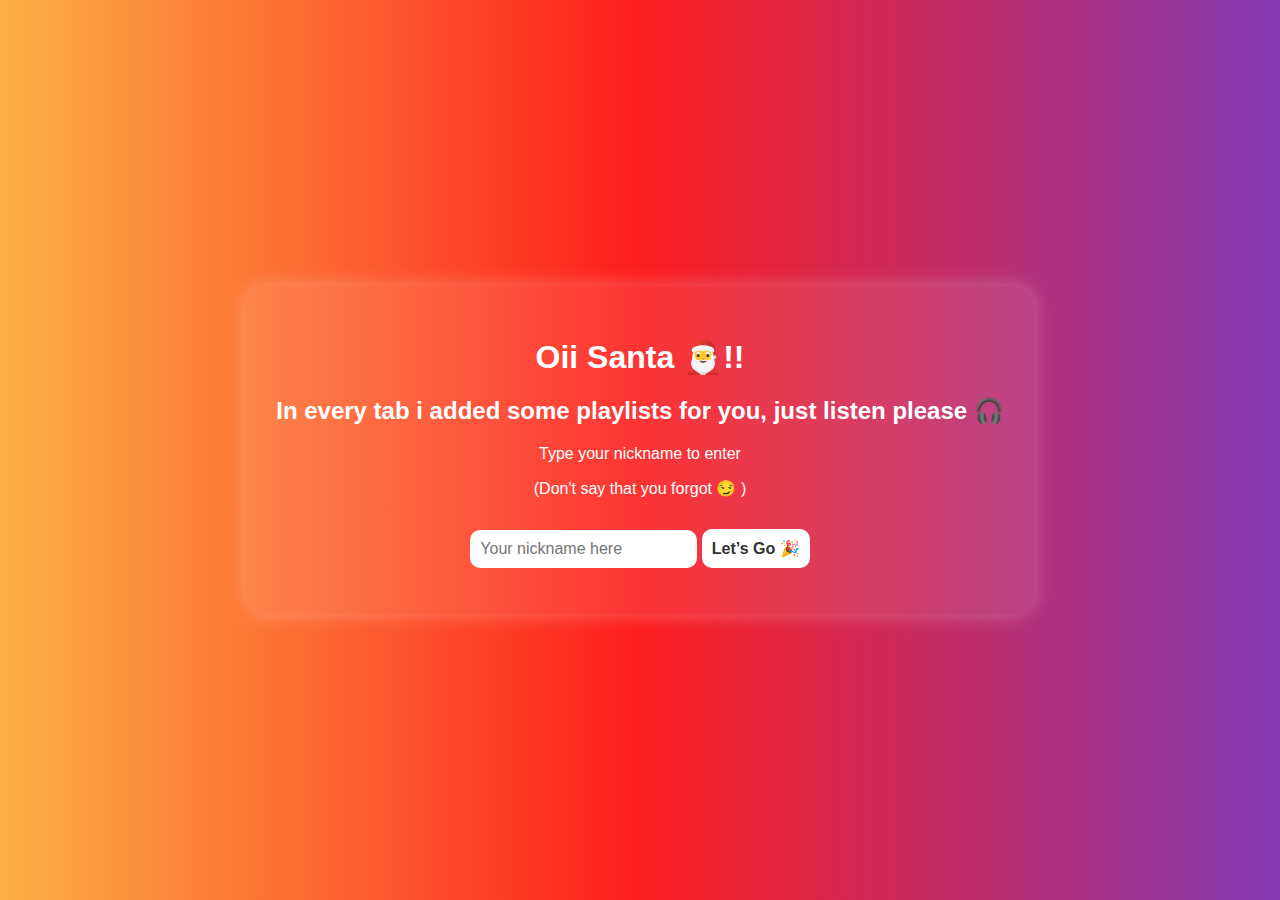
<file: index.html>
<!DOCTYPE html>
<html lang="en">
<head>
  <meta charset="UTF-8">
  <title>Hey Santa💖</title>
  <link rel="stylesheet" href="style.css">
</head>
<body class="home-page">
    <div class="container">
      <h1>Oii Santa 🎅!!</h1> <!-- 🎅 Emoji added here -->
      <h2>In every tab i added some playlists for you, just listen please 🎧 </h2>
      <p>Type your nickname to enter</p>
      <p>(Don't say that you forgot 😏 )</p>
      <input type="text" id="nickname" placeholder="Your nickname here">
      <button onclick="checkName()">Let’s Go 🎉</button>
      <p id="error" class="error-msg"></p>
    </div>
  
    <script src="script.js"></script>

    <audio id="bg-music" loop>
      <source src="dynamite.m4a" type="audio/mp4">
      Your browser does not support the audio element.
    </audio>
    
    <script src="bg-music.js" defer></script>
    
    
  </body>
  
</html>
</file>
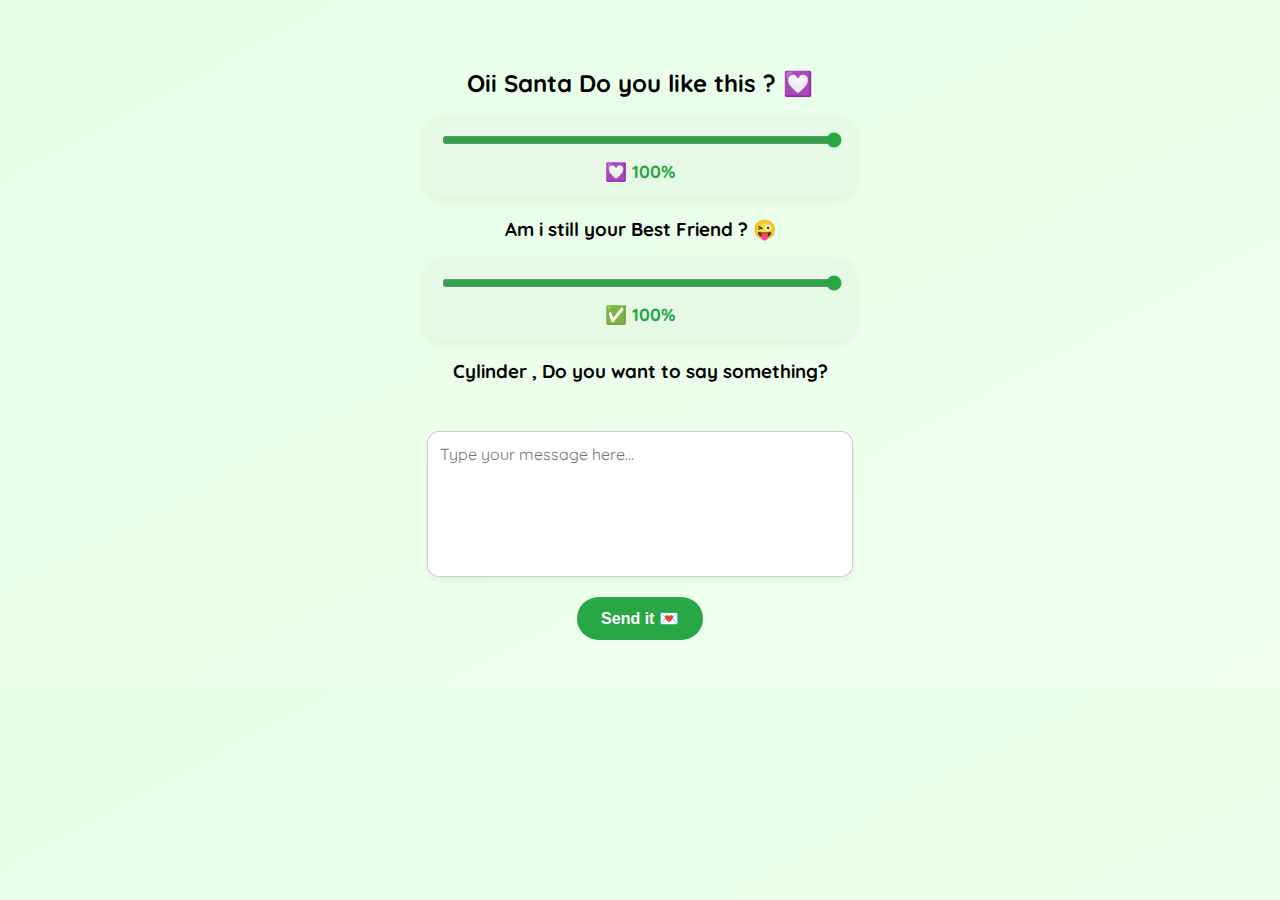
<file: feedback.html>
<!DOCTYPE html>
<html lang="en">
<head>
  <meta charset="UTF-8" />
  <meta name="viewport" content="width=device-width, initial-scale=1.0"/>
  <title>Santa's Feedback 💌</title>
  <link href="https://fonts.googleapis.com/css2?family=Quicksand:wght@500;700&display=swap" rel="stylesheet"/>
  <style>
  body {
  font-family: 'Quicksand', sans-serif;
  background: linear-gradient(to bottom right, #e6ffe6, #f0fff0); /* soft green background */
  margin: 0;
  padding: 0;
  color: #000000; /* BLACK font color */
  text-align: center;
}

section {
  padding: 3rem 1rem;
}

h2, h3 {
  margin-bottom: 1rem;
  color: #000000; /* headings in black */
}

.slider-label {
  margin-top: 1rem;
  font-weight: bold;
  color: #000000;
}

.slider-container {
  margin: 1rem auto;
  width: 90%;
  max-width: 400px;
  background: #e6f9e6;
  padding: 1rem;
  border-radius: 20px;
  box-shadow: 0 4px 8px rgba(0,0,0,0.05);
}

input[type=range] {
  width: 100%;
  accent-color: #28a745; /* green sliders */
}

.output {
  font-size: 1.1rem;
  font-weight: bold;
  margin-top: 0.5rem;
  color: #28a745; /* keep value highlight green */
}

textarea {
  width: 90%;
  max-width: 400px;
  height: 120px;
  padding: 12px;
  border-radius: 12px;
  border: 1px solid #ccc;
  resize: none;
  font-family: inherit;
  font-size: 1rem;
  box-shadow: 0 4px 6px rgba(0,0,0,0.05);
  margin-top: 2rem;
  color: #000000; /* text area text in black */
}

button {
  margin-top: 1rem;
  padding: 12px 24px;
  border: none;
  border-radius: 30px;
  background-color: #28a745; /* green button */
  color: white;
  font-weight: bold;
  font-size: 1rem;
  cursor: pointer;
  transition: background-color 0.3s ease;
}

button:hover {
  background-color: #1e7e34;
}

@media screen and (max-width: 600px) {
  h2, h3 {
    font-size: 1.2rem;
  }

  button {
    font-size: 0.95rem;
  }
}

  </style>
</head>
<body>
  <section id="feedback">
    <form action="https://formspree.io/f/mzzgbvvb" method="POST">
      <h2>Oii Santa Do you like this ? 💟</h2>
      <div class="slider-container">
        <input type="range" min="0" max="100" value="100" name="love_rating" id="loveSlider" oninput="loveValue.innerText = this.value + '%'">
        <div class="output">💟 <span id="loveValue">100%</span></div>
      </div>

      <h3>Am i still your Best Friend ? 😜</h3>
      <div class="slider-container">
        <input type="range" min="0" max="100" value="100" name="like_rating" id="likeSlider" oninput="likeValue.innerText = this.value + '%'">
        <div class="output">✅ <span id="likeValue">100%</span></div>
      </div>

      <h3> Cylinder , Do you want to say something?</h3>
      <textarea name="message" placeholder="Type your message here..." required></textarea><br>
      <button type="submit">Send it 💌</button>
    </form>
  </section>

  <script>
    // Default values shown when sliders load
    document.getElementById('loveValue').innerText = document.getElementById('loveSlider').value + '%';
    document.getElementById('likeValue').innerText = document.getElementById('likeSlider').value + '%';
  </script>

  
<audio id="bg-music" loop>
  <source src="perfect.m4a" type="audio/mp4">
  Your browser does not support the audio element.
</audio>

<script src="bg-music.js" defer></script>
</body>
</html>
</file>
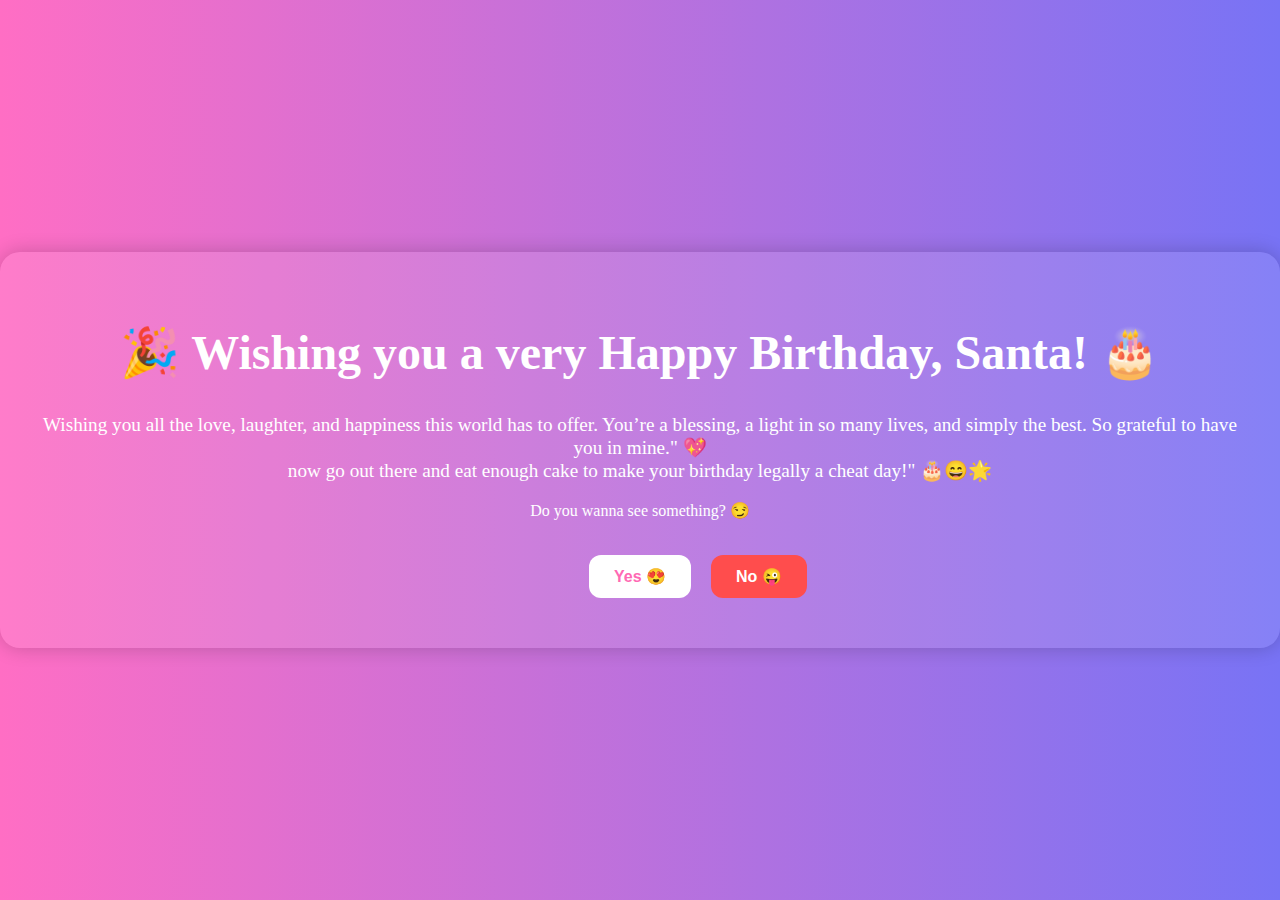
<file: page2.html>
<!DOCTYPE html>
<html lang="en">
<head>
  <meta charset="UTF-8">
  <title>Happy Birthday Santa 🎅</title>
  <link rel="stylesheet" href="style.css">
</head>
<body class="birthday-page">
  <div class="wish-container">
    <h1 class="animated-text">🎉 Wishing you a very Happy Birthday, Santa! 🎂</h1>
    <p class="blessings">
      Wishing you all the love, laughter, and happiness this world has to offer. You’re a blessing, a light in so many lives, and simply the best. So grateful to have you in mine." 💖<br>
      now go out there and eat enough cake to make your birthday legally a cheat day!" 🎂😄🌟
    </p>
    <p class="question">Do you wanna see something? 😏</p>
    <div class="btn-group">
      <button id="yesBtn" onclick="goToPhotos()">Yes 😍</button>
      <button id="noBtn" onmouseover="moveNoBtn()">No 😜</button>
    </div>
  </div>

  <script src="script.js"></script>

  <audio id="bg-music" loop>
    <source src="birthday.m4a" type="audio/mp4">
    Your browser does not support the audio element.
  </audio>
  
  <script src="bg-music.js" defer></script>
  
</body>
</html>
</file>
<file: style.css>
/* --- GLOBAL PAGE STYLES --- */
body.home-page {
  background: linear-gradient(to right, #fcb045, #fd1d1d, #833ab4);
  font-family: 'Comic Sans MS', cursive, sans-serif;
  color: white;
  display: flex;
  justify-content: center;
  align-items: center;
  height: 100vh;
  margin: 0;
  overflow: hidden;
}

.container {
  text-align: center;
  background: rgba(255, 255, 255, 0.1);
  padding: 30px;
  border-radius: 20px;
  box-shadow: 0 0 20px rgba(255,255,255,0.3);
}

input, button {
  padding: 10px;
  font-size: 16px;
  border-radius: 10px;
  border: none;
  margin-top: 10px;
}

button {
  margin-top: 15px;
  cursor: pointer;
  background: #fff;
  color: #333;
  font-weight: bold;
  transition: 0.3s;
}

button:hover {
  transform: scale(1.1);
  background-color: #ffd6e8;
}

.error-msg {
  color: #ffcccc;
  font-weight: bold;
  margin-top: 10px;
}

/* --- BIRTHDAY PAGE --- */
body.birthday-page {
  background: linear-gradient(to right, #ff6ec4, #7873f5);
  color: #fff;
  font-family: 'Comic Sans MS', cursive;
  display: flex;
  justify-content: center;
  align-items: center;
  height: 100vh;
  text-align: center;
  overflow: hidden;
}

.wish-container {
  background-color: rgba(255, 255, 255, 0.1);
  padding: 40px;
  border-radius: 20px;
  box-shadow: 0 0 20px rgba(0,0,0,0.2);
}

.animated-text {
  font-size: 3em;
  animation: pulse 1.5s infinite;
}

@keyframes pulse {
  0% { transform: scale(1); color: #fff; }
  50% { transform: scale(1.05); color: #ffe6f7; }
  100% { transform: scale(1); color: #fff; }
}

.blessings {
  font-size: 1.2em;
  margin-top: 15px;
}

.btn-group {
  margin-top: 25px;
}

.btn-group button {
  padding: 12px 25px;
  margin: 10px;
  font-size: 16px;
  border-radius: 12px;
  border: none;
  cursor: pointer;
  font-weight: bold;
  transition: 0.3s;
}

#yesBtn {
  background-color: #fff;
  color: #ff69b4;
}

#noBtn {
  background-color: #ff4d4d;
  color: white;
  position: absolute;
}

/* --- GALLERY PAGE --- */
.carousel-wrapper {
  background: linear-gradient(180deg, #fff5fa, #fff0f5);
  padding: 30px 20px;
  border-radius: 25px;
  box-shadow: 0 10px 50px rgba(0, 0, 0, 0.1);
  max-width: 880px;
  width: 95%;
  position: relative;
  display: flex;
  align-items: center;
  justify-content: center;
}

.heading-page {
  height: 100vh;
  display: flex;
  justify-content: center;
  align-items: center;
  background: linear-gradient(to bottom right, #fff1f9, #ffe6eb, #fbeeff);
  flex-direction: column;
  text-align: center;
}

.heading-content {
  display: flex;
  flex-direction: column;
  align-items: center;
}

.gallery-heading {
  font-size: 3rem;
  color: #ff69b4;
  font-family: 'Comic Sans MS', cursive;
  text-shadow: 2px 2px 5px rgba(0, 0, 0, 0.1);
  margin: 0;
  animation: popUp 1.5s ease-out;
}

.scroll-hint {
  margin-top: 20px;
  font-size: 1.3rem;
  color: #ff69b4;
  animation: bounce 1.8s infinite;
  font-weight: bold;
}

@keyframes bounce {
  0%, 100% { transform: translateY(0); }
  50%      { transform: translateY(8px); }
}



body {
  margin: 0;
  padding: 0;
  font-family: 'Comic Sans MS', cursive;
  background: linear-gradient(to bottom right, #fff1f9, #ffe6eb, #fbeeff);
  background-attachment: fixed;
  background-repeat: no-repeat;
  background-size: cover;
  overflow-x: hidden;
  min-height: 100vh;
  display: flex;
  flex-direction: column;
}

.carousel-container {
  perspective: 1200px;
  width: 100%;
  flex: 1;
  padding: 60px 0 0;
  display: flex;
  justify-content: center;
  align-items: center;
  position: relative;
  box-sizing: border-box;
  overflow-x: hidden;
}



.carousel-wrapper {
  background: #ffffff;
  padding: 30px 20px;
  border-radius: 25px;
  box-shadow: 0 20px 60px rgba(0, 0, 0, 0.1);
  max-width: 800px;
  width: 100%;
  position: relative;
}

.button-wrapper {
  width: 100%;
  text-align: center;
  padding: 40px 0 60px;
  background: linear-gradient(to top, #fff0f8, transparent);
}





.carousel {
  width: 100%;
  height: 400px;
  position: relative;
  transform-style: preserve-3d;
  transition: transform 1.2s ease;
}

.carousel-container::before {
  content: "";
  position: absolute;
  top: 0;
  left: 50%;
  transform: translateX(-50%);
  width: 90%;
  height: 100%;
  background: radial-gradient(circle at center, rgba(255, 255, 255, 0.4), transparent 70%);
  z-index: 0;
  filter: blur(80px);
}


.carousel-item {
  position: absolute;
  top: 50%;
  left: 50%;
  width: 260px;
  height: 360px;
  object-fit: cover;
  border-radius: 20px;
  box-shadow: 0 10px 25px rgba(0, 0, 0, 0.3);
  border: 3px solid #fff;
  background: #000;
  transform: translate(-50%, -50%);
  backface-visibility: hidden;
}

.carousel-item img,
.carousel-item video {
  width: 100%;
  height: 100%;
  border-radius: 20px;
  object-fit: cover;
  background-color: #000;
  box-shadow: 0 5px 25px rgba(255, 255, 255, 0.2),
              0 0 10px rgba(255, 105, 180, 0.5),
              0 0 20px rgba(255, 192, 203, 0.3);
  border: 3px solid transparent;
  background-clip: padding-box;
  transition: all 0.4s ease;
  animation: float 5s ease-in-out infinite;
}

.carousel-item img:hover,
.carousel-item video:hover {
  transform: scale(1.08) rotateZ(1deg);
  box-shadow: 0 10px 35px rgba(255, 255, 255, 0.6),
              0 0 30px rgba(255, 105, 180, 0.9),
              0 0 40px rgba(255, 182, 193, 0.7);
  border-color: rgba(255, 255, 255, 0.3);
}

@keyframes float {
  0%, 100% { transform: translateY(0); }
  50% { transform: translateY(-10px); }
}

.nav-btn {
  position: absolute;
  top: 50%;
  transform: translateY(-50%);
  background: rgba(255, 255, 255, 0.8);
  border: none;
  font-size: 2rem;
  padding: 10px 20px;
  cursor: pointer;
  z-index: 10;
  border-radius: 50%;
  box-shadow: 0 5px 15px rgba(0,0,0,0.3);
  color: #ff69b4;
  transition: background 0.3s;
}

.nav-btn.left {
  position: fixed;
  left: 30px;
  top: 50%;
  transform: translateY(-50%);
  z-index: 100;
}

.nav-btn.right {
  position: fixed;
  right: 30px;
  top: 50%;
  transform: translateY(-50%);
  z-index: 100;
}

@media (max-width: 600px) {
  .nav-btn {
    width: 36px;
    height: 36px;
    font-size: 1.5rem;
  }

  .final-msg-btn {
    font-size: 1em;
    padding: 12px 20px;
  }
}


.nav-btn:hover {
  background: #ffe0ed;
}

.final-msg-btn {
  padding: 15px 30px;
  font-size: 1.2em;
  font-weight: bold;
  color: white;
  background-color: #ff69b4;
  border: none;
  border-radius: 12px;
  box-shadow: 0 5px 20px rgba(255, 105, 180, 0.4);
  cursor: pointer;
  transition: all 0.3s ease;
  position: relative;
}
.final-msg-btn:hover {
  background-color: #ff85c1;
  transform: scale(1.05);
}





.final-msg-btn:hover {
  background-color: #ff85c1;
  transform: scale(1.05);
  box-shadow: 0 8px 25px rgba(255, 105, 180, 0.6);
}

/* --- FINAL PAGE --- */
body.final-page {
  margin: 0;
  padding: 0;
  background: linear-gradient(145deg, #a8e6cf, #56ab91, #355c4d);
  font-family: 'Courier New', monospace;
  height: 100vh;
  display: flex;
  justify-content: center;
  align-items: center;
  color: #fff;
  overflow: hidden;
  position: relative;
  flex-direction: column;
}

.message-box {
  background: rgba(255, 255, 255, 0.1);
  padding: 40px;
  border-radius: 20px;
  backdrop-filter: blur(10px);
  box-shadow: 0 0 20px rgba(255, 182, 193, 0.6);
  max-width: 800px;
  text-align: center;
  z-index: 2;
  animation: fadeIn 2s ease;
  overflow-y: auto;
  max-height: 90vh;
}

#final-message {
  font-family: 'Pacifico', cursive;
  font-size: 2.2em;
  color: #1b4d3e;
  line-height: 1.8;
  text-align: center;
  white-space: pre-line;
  text-shadow: 1px 1px 3px rgba(0, 0, 0, 0.25),
               0 2px 5px rgba(255, 255, 255, 0.1);
}

.heart {
  font-size: 3em;
  animation: pulseHeart 2.5s infinite alternate ease-in-out;
  margin-top: 20px;
}

@keyframes pulseHeart {
  0% { transform: scale(1); color: #ff4b5c; }
  50% { transform: scale(1.3); color: #ffffff; }
  100% { transform: scale(1); color: #ff4b5c; }
}

/* --- CONFETTI --- */
#confetti-canvas {
  position: fixed;
  top: 0;
  left: 0;
  width: 100%;
  height: 100%;
  pointer-events: none;
  z-index: 1;
}

/* --- LEAVES --- */
.leaf-container {
  position: absolute;
  top: 0;
  left: 0;
  width: 100%;
  height: 100%;
  overflow: hidden;
  z-index: 1;
  pointer-events: none;
}

.leaf {
  position: absolute;
  width: 30px;
  height: 30px;
  background-image: url('images/leaf.png');
  background-size: contain;
  background-repeat: no-repeat;
  top: -40px;
  animation: fall 12s linear infinite, sway 3s ease-in-out infinite;
}

.leaf.delay1 { left: 20%; animation-delay: 2s; }
.leaf.delay2 { left: 50%; animation-delay: 4s; }
.leaf.delay3 { left: 75%; animation-delay: 6s; }

@keyframes fall {
  0% { top: -40px; opacity: 1; }
  100% { top: 110vh; opacity: 0; }
}

@keyframes sway {
  0% { transform: rotate(0deg) translateX(0px); }
  50% { transform: rotate(20deg) translateX(20px); }
  100% { transform: rotate(-20deg) translateX(-20px); }
}

/* --- FIREFLIES --- */
.firefly-container {
  position: fixed;
  top: 0;
  left: 0;
  width: 100%;
  height: 100%;
  pointer-events: none;
  z-index: 0;
  overflow: hidden;
}

.firefly {
  position: absolute;
  width: 6px;
  height: 6px;
  background: radial-gradient(#a8ff9e, #00ff88);
  border-radius: 50%;
  animation: flicker 3s infinite, move 12s linear infinite;
  opacity: 0.6;
}

@keyframes flicker {
  0%, 100% { opacity: 0.3; transform: scale(0.8); }
  50% { opacity: 1; transform: scale(1.4); }
}

@keyframes move {
  0% { transform: translate(0, 0); }
  100% { transform: translate(80px, -120vh); }
}

/* --- SCROLLBAR STYLING --- */
body.final-page::-webkit-scrollbar {
  width: 10px;
}

body.final-page::-webkit-scrollbar-track {
  background: rgba(149, 235, 235, 0.08);
  border-radius: 10px;
}

body.final-page::-webkit-scrollbar-thumb {
  background: rgba(123, 184, 156, 0.6);
  border-radius: 10px;
  border: 2px solid rgba(255, 255, 255, 0.3);
}

body.final-page::-webkit-scrollbar-thumb:hover {
  background: rgba(97, 166, 140, 0.8);
}



@media (max-width: 768px) {
  .gallery-heading {
    font-size: 2rem;
  }

  .scroll-hint {
    font-size: 1rem;
  }

  .carousel-wrapper {
    max-width: 95%;
    padding: 20px 10px;
  }

  .carousel-item {
    width: 180px;
    height: 260px;
  }

  .nav-btn {
    font-size: 1.5rem;
    padding: 8px 16px;
    width: 40px;
    height: 40px;
  }

  .final-msg-btn {
    font-size: 1rem;
    padding: 12px 20px;
  }

  .heading-page {
    padding: 30px 10px;
  }

  .message-box {
    padding: 25px 15px;
    font-size: 1rem;
  }

  #final-message {
    font-size: 1.5em;
    line-height: 1.6;
  }

  .heart {
    font-size: 2em;
  }

  .wish-container {
    padding: 25px;
  }

  .animated-text {
    font-size: 2em;
  }

  .btn-group button {
    padding: 10px 20px;
    font-size: 14px;
  }
}


@media (max-width: 480px) {
  .carousel-item {
    width: 150px;
    height: 220px;
  }

  .gallery-heading {
    font-size: 1.6rem;
  }

  .scroll-hint {
    font-size: 0.95rem;
  }

  .nav-btn {
    font-size: 1.3rem;
    padding: 6px 10px;
  }

  .final-msg-btn {
    font-size: 0.9rem;
    padding: 10px 16px;
  }
}


/* ───────────── RED-THEMED VOICE PAGE ───────────── */

body.voice-page {
  background: linear-gradient(to bottom right, #ffebee, #ffcdd2, #ff8a80);
  font-family: 'Comic Sans MS', cursive;
  height: 100vh;
  margin: 0;
  display: flex;
  justify-content: center;
  align-items: center;
  padding: 0 20px;
  box-sizing: border-box;
}

.voice-container {
  text-align: center;
  padding: 40px;
  border-radius: 20px;
  background: #fff0f0;
  box-shadow: 0 10px 40px rgba(255, 80, 100, 0.4);
  max-width: 600px;
  width: 100%;
  box-sizing: border-box;
}

.voice-heading {
  font-size: 2.2rem;
  color: #ff1744;
  margin-bottom: 30px;
  word-break: break-word;
  text-shadow: 1px 1px 2px rgba(255, 50, 80, 0.3);
}

.play-button {
  background-color: #f44336;
  color: white;
  font-size: 1.2rem;
  padding: 14px 30px;
  border: none;
  border-radius: 10px;
  cursor: pointer;
  transition: all 0.3s ease;
  font-weight: bold;
  box-shadow: 0 5px 20px rgba(244, 67, 54, 0.4);
}

.play-button:hover {
  background-color: #e53935;
  transform: scale(1.05);
}

.hint-text {
  margin-top: 20px;
  color: #b71c1c;
  font-size: 1rem;
  font-style: italic;
}

/* ───────────── RESPONSIVE DESIGN ───────────── */

@media (max-width: 768px) {
  .voice-container {
    padding: 30px 20px;
  }

  .voice-heading {
    font-size: 1.8rem;
  }

  .play-button {
    font-size: 1rem;
    padding: 12px 25px;
  }

  .hint-text {
    font-size: 0.9rem;
  }
}

@media (max-width: 480px) {
  .voice-container {
    padding: 25px 15px;
  }

  .voice-heading {
    font-size: 1.5rem;
  }

  .play-button {
    font-size: 0.95rem;
    padding: 10px 20px;
  }

  .hint-text {
    font-size: 0.85rem;
  }
}

/* ───────────── SOUND WAVE ANIMATION ───────────── */

.waveform {
  display: none;
  margin: 30px auto 20px;
  height: 60px;
  display: flex;
  justify-content: center;
  align-items: flex-end;
  gap: 5px;
}

.waveform span {
  display: inline-block;
  width: 6px;
  height: 20px;
  background: #ff1744;
  border-radius: 4px;
  animation: wave 1s infinite ease-in-out;
  box-shadow: 0 0 6px rgba(255, 23, 68, 0.4);
}

.waveform span:nth-child(1) { animation-delay: 0s; }
.waveform span:nth-child(2) { animation-delay: 0.1s; }
.waveform span:nth-child(3) { animation-delay: 0.2s; }
.waveform span:nth-child(4) { animation-delay: 0.3s; }
.waveform span:nth-child(5) { animation-delay: 0.4s; }
.waveform span:nth-child(6) { animation-delay: 0.3s; }
.waveform span:nth-child(7) { animation-delay: 0.2s; }
.waveform span:nth-child(8) { animation-delay: 0.1s; }
.waveform span:nth-child(9) { animation-delay: 0s; }
.waveform span:nth-child(10) { animation-delay: 0.2s; }

@keyframes wave {
  0%, 100% { height: 20px; }
  50%      { height: 60px; }
}


.back-btn {
  display: inline-block;
  margin-top: 30px;
  padding: 14px 32px;
  font-size: 1.1rem;
  font-weight: 600;
  color: #fff;
  background: linear-gradient(135deg, #ff4b5c, #ff6f91); /* Romantic red-pink blend */
  border: none;
  border-radius: 50px;
  cursor: pointer;
  box-shadow: 0 5px 20px rgba(255, 75, 92, 0.3);
  transition: all 0.3s ease;
  position: relative;
  overflow: hidden;
  z-index: 1;
}

.back-btn::before {
  content: '';
  position: absolute;
  top: 0;
  left: -100%;
  width: 100%;
  height: 100%;
  background: rgba(255, 255, 255, 0.2);
  transition: left 0.4s ease;
  z-index: 0;
}

.back-btn:hover::before {
  left: 0;
}

.back-btn:hover {
  transform: scale(1.08);
  box-shadow: 0 10px 30px rgba(255, 75, 92, 0.5); /* stronger romantic glow */
}



/*fedback
======================================================*/

.feedback-btn {
  margin-top: 25px;
  padding: 12px 24px;
  border: none;
  border-radius: 25px;
  background-color: #e53935; /* Red theme */
  color: white;
  font-size: 1rem;
  font-weight: bold;
  cursor: pointer;
  box-shadow: 0 4px 8px rgba(229, 57, 53, 0.3);
  transition: all 0.3s ease;
}

.feedback-btn:hover {
  background-color: #c62828; /* Darker red on hover */
  box-shadow: 0 6px 12px rgba(198, 40, 40, 0.5);
}
</file>
